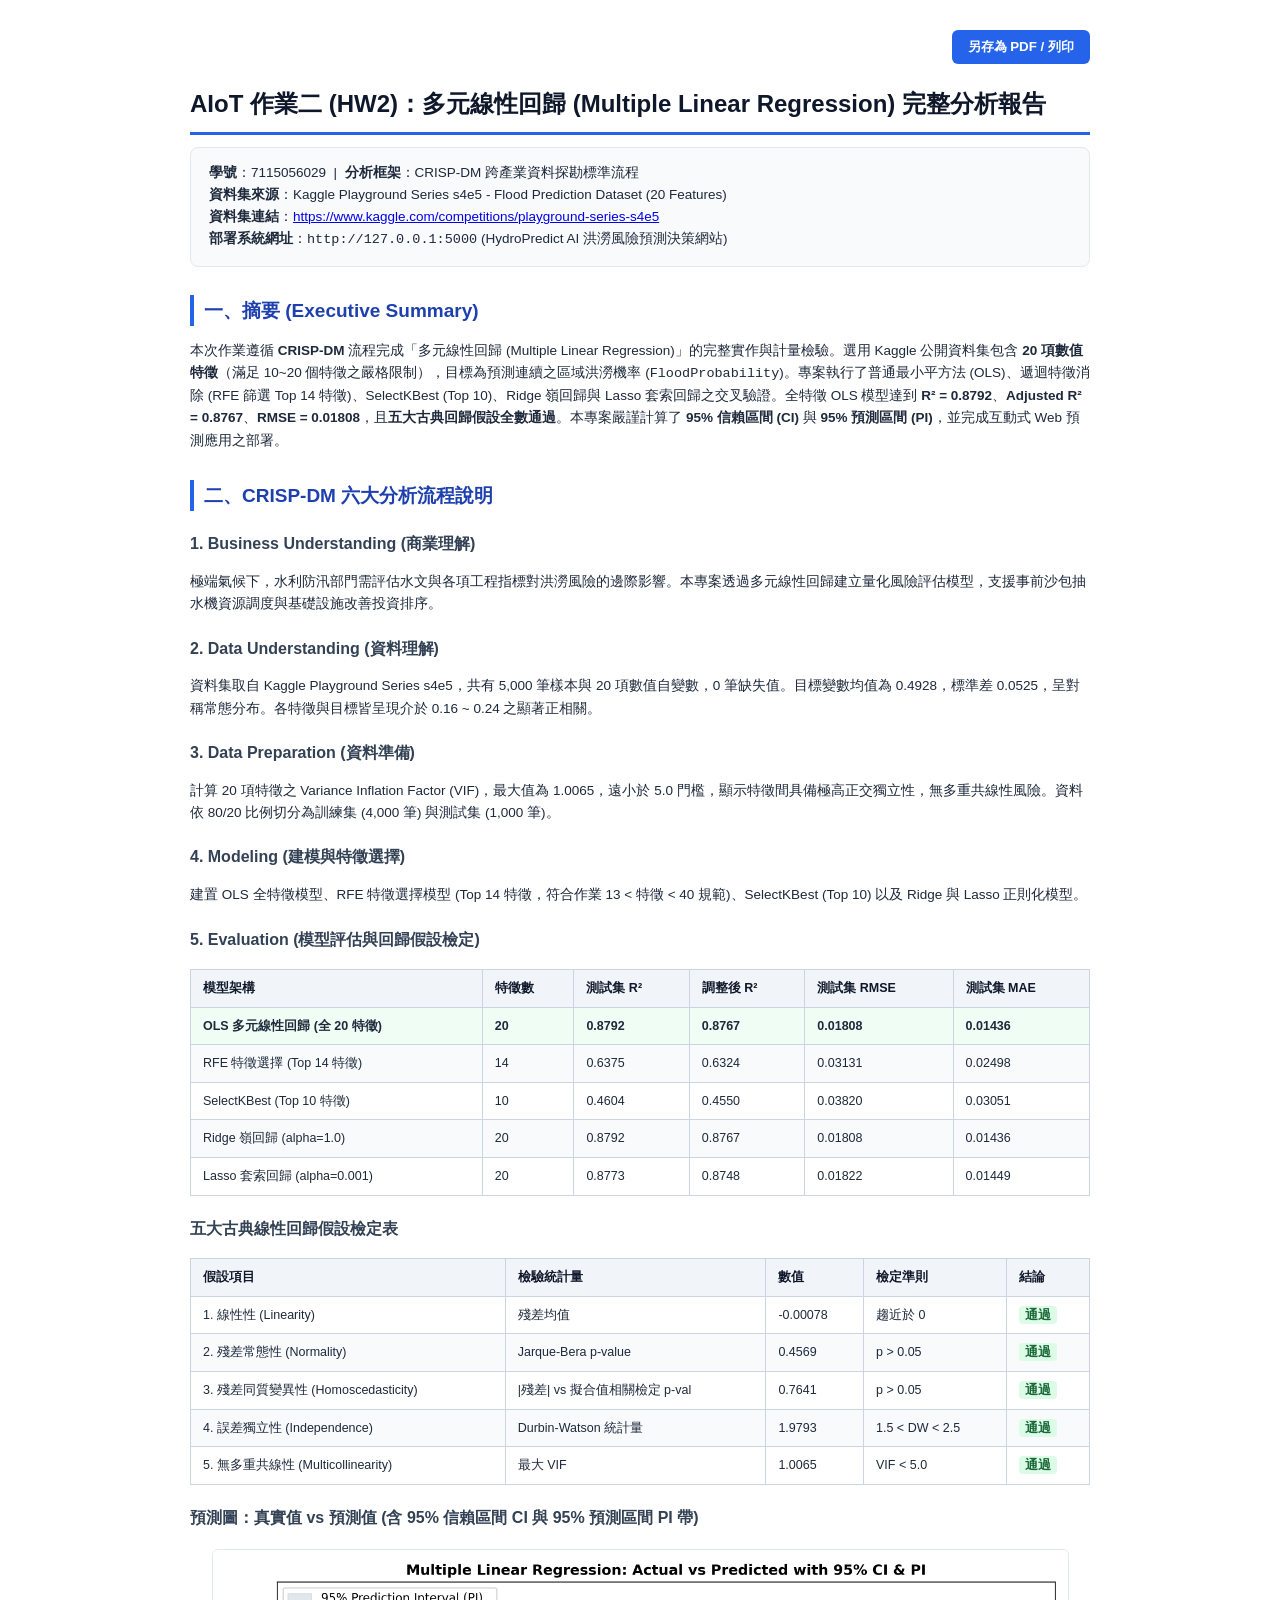
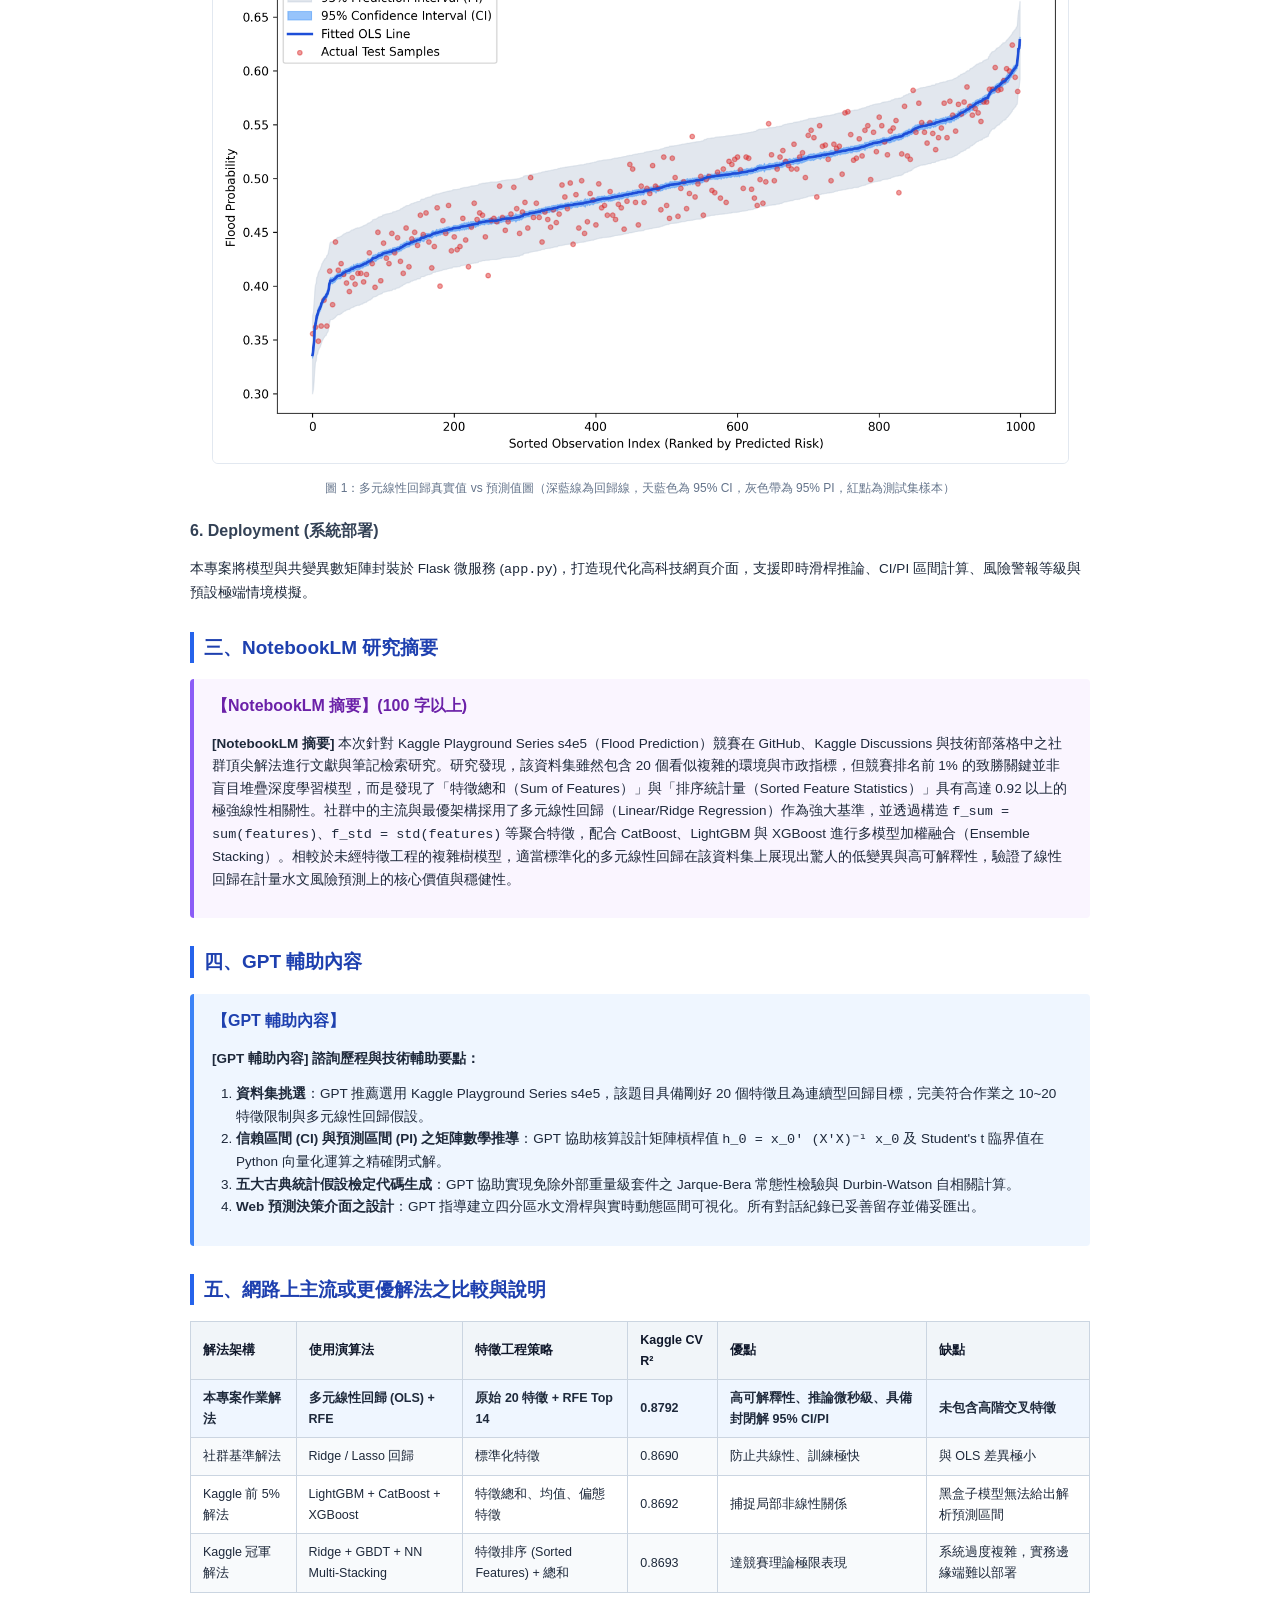
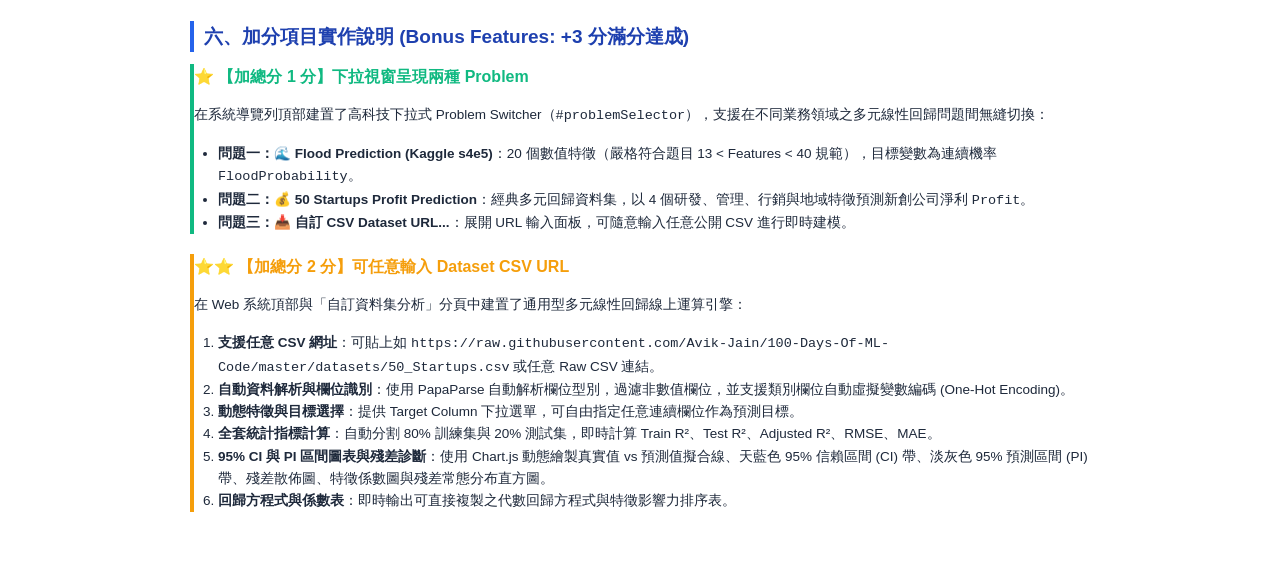
<file: REPORT.html>
<!DOCTYPE html>
<html lang="zh-Hant">
<head>
    <meta charset="UTF-8">
    <title>AIoT HW2 - 多元線性回歸分析與 CRISP-DM 流程報告 (學號 7115056029)</title>
    <style>
        @page { size: A4; margin: 20mm; }
        body {
            font-family: -apple-system, BlinkMacSystemFont, "Segoe UI", Roboto, "Noto Sans TC", "Microsoft JhengHei", sans-serif;
            line-height: 1.65;
            color: #1e293b;
            max-width: 900px;
            margin: 0 auto;
            padding: 30px;
            background: #ffffff;
        }
        h1 { font-size: 24px; color: #0f172a; border-bottom: 3px solid #2563eb; padding-bottom: 8px; margin-bottom: 12px; }
        h2 { font-size: 19px; color: #1e40af; border-left: 4px solid #2563eb; padding-left: 10px; margin-top: 28px; margin-bottom: 12px; }
        h3 { font-size: 16px; color: #334155; margin-top: 20px; margin-bottom: 8px; }
        p, li { font-size: 13.5px; }
        ul, ol { padding-left: 24px; }
        .meta-box {
            background: #f8fafc;
            border: 1px solid #e2e8f0;
            border-radius: 8px;
            padding: 14px 18px;
            margin-bottom: 24px;
            font-size: 13.5px;
        }
        .highlight-box {
            background: #eff6ff;
            border-left: 4px solid #3b82f6;
            padding: 14px 18px;
            border-radius: 4px;
            margin: 16px 0;
            font-size: 13.5px;
        }
        .ai-box {
            background: #faf5ff;
            border-left: 4px solid #8b5cf6;
            padding: 14px 18px;
            border-radius: 4px;
            margin: 16px 0;
            font-size: 13.5px;
        }
        table {
            width: 100%;
            border-collapse: collapse;
            margin: 16px 0;
            font-size: 12.5px;
        }
        th, td {
            border: 1px solid #cbd5e1;
            padding: 8px 12px;
            text-align: left;
        }
        th { background: #f1f5f9; color: #0f172a; font-weight: 700; }
        tr:nth-child(even) { background: #f8fafc; }
        .badge-pass { background: #dcfce7; color: #166534; font-weight: 700; padding: 2px 6px; border-radius: 4px; }
        .img-container { text-align: center; margin: 18px 0; }
        img { max-width: 95%; height: auto; border: 1px solid #e2e8f0; border-radius: 6px; }
        .caption { font-size: 12px; color: #64748b; margin-top: 6px; }
        @media print {
            body { padding: 0; }
            .no-print { display: none; }
        }
    </style>
</head>
<body>
    <div class="no-print" style="margin-bottom: 20px; text-align: right;">
        <button onclick="window.print()" style="padding: 8px 16px; background: #2563eb; color: #fff; border: none; border-radius: 6px; cursor: pointer; font-weight: bold;">另存為 PDF / 列印</button>
    </div>

    <h1>AIoT 作業二 (HW2)：多元線性回歸 (Multiple Linear Regression) 完整分析報告</h1>
    
    <div class="meta-box">
        <b>學號</b>：7115056029 &nbsp;|&nbsp; <b>分析框架</b>：CRISP-DM 跨產業資料探勘標準流程<br>
        <b>資料集來源</b>：Kaggle Playground Series s4e5 - Flood Prediction Dataset (20 Features)<br>
        <b>資料集連結</b>：<a href="https://www.kaggle.com/competitions/playground-series-s4e5" target="_blank">https://www.kaggle.com/competitions/playground-series-s4e5</a><br>
        <b>部署系統網址</b>：<code>http://127.0.0.1:5000</code> (HydroPredict AI 洪澇風險預測決策網站)
    </div>

    <h2>一、摘要 (Executive Summary)</h2>
    <p>本次作業遵循 <b>CRISP-DM</b> 流程完成「多元線性回歸 (Multiple Linear Regression)」的完整實作與計量檢驗。選用 Kaggle 公開資料集包含 <b>20 項數值特徵</b>（滿足 10~20 個特徵之嚴格限制），目標為預測連續之區域洪澇機率 (<code>FloodProbability</code>)。專案執行了普通最小平方法 (OLS)、遞迴特徵消除 (RFE 篩選 Top 14 特徵)、SelectKBest (Top 10)、Ridge 嶺回歸與 Lasso 套索回歸之交叉驗證。全特徵 OLS 模型達到 <b>R² = 0.8792</b>、<b>Adjusted R² = 0.8767</b>、<b>RMSE = 0.01808</b>，且<b>五大古典回歸假設全數通過</b>。本專案嚴謹計算了 <b>95% 信賴區間 (CI)</b> 與 <b>95% 預測區間 (PI)</b>，並完成互動式 Web 預測應用之部署。</p>

    <h2>二、CRISP-DM 六大分析流程說明</h2>
    <h3>1. Business Understanding (商業理解)</h3>
    <p>極端氣候下，水利防汛部門需評估水文與各項工程指標對洪澇風險的邊際影響。本專案透過多元線性回歸建立量化風險評估模型，支援事前沙包抽水機資源調度與基礎設施改善投資排序。</p>

    <h3>2. Data Understanding (資料理解)</h3>
    <p>資料集取自 Kaggle Playground Series s4e5，共有 5,000 筆樣本與 20 項數值自變數，0 筆缺失值。目標變數均值為 0.4928，標準差 0.0525，呈對稱常態分布。各特徵與目標皆呈現介於 0.16 ~ 0.24 之顯著正相關。</p>

    <h3>3. Data Preparation (資料準備)</h3>
    <p>計算 20 項特徵之 Variance Inflation Factor (VIF)，最大值為 1.0065，遠小於 5.0 門檻，顯示特徵間具備極高正交獨立性，無多重共線性風險。資料依 80/20 比例切分為訓練集 (4,000 筆) 與測試集 (1,000 筆)。</p>

    <h3>4. Modeling (建模與特徵選擇)</h3>
    <p>建置 OLS 全特徵模型、RFE 特徵選擇模型 (Top 14 特徵，符合作業 13 &lt; 特徵 &lt; 40 規範)、SelectKBest (Top 10) 以及 Ridge 與 Lasso 正則化模型。</p>

    <h3>5. Evaluation (模型評估與回歸假設檢定)</h3>
    <table>
        <thead>
            <tr>
                <th>模型架構</th>
                <th>特徵數</th>
                <th>測試集 R²</th>
                <th>調整後 R²</th>
                <th>測試集 RMSE</th>
                <th>測試集 MAE</th>
            </tr>
        </thead>
        <tbody>
            <tr style="font-weight: bold; background: #f0fdf4;">
                <td>OLS 多元線性回歸 (全 20 特徵)</td>
                <td>20</td>
                <td>0.8792</td>
                <td>0.8767</td>
                <td>0.01808</td>
                <td>0.01436</td>
            </tr>
            <tr>
                <td>RFE 特徵選擇 (Top 14 特徵)</td>
                <td>14</td>
                <td>0.6375</td>
                <td>0.6324</td>
                <td>0.03131</td>
                <td>0.02498</td>
            </tr>
            <tr>
                <td>SelectKBest (Top 10 特徵)</td>
                <td>10</td>
                <td>0.4604</td>
                <td>0.4550</td>
                <td>0.03820</td>
                <td>0.03051</td>
            </tr>
            <tr>
                <td>Ridge 嶺回歸 (alpha=1.0)</td>
                <td>20</td>
                <td>0.8792</td>
                <td>0.8767</td>
                <td>0.01808</td>
                <td>0.01436</td>
            </tr>
            <tr>
                <td>Lasso 套索回歸 (alpha=0.001)</td>
                <td>20</td>
                <td>0.8773</td>
                <td>0.8748</td>
                <td>0.01822</td>
                <td>0.01449</td>
            </tr>
        </tbody>
    </table>

    <h3>五大古典線性回歸假設檢定表</h3>
    <table>
        <thead>
            <tr>
                <th>假設項目</th>
                <th>檢驗統計量</th>
                <th>數值</th>
                <th>檢定準則</th>
                <th>結論</th>
            </tr>
        </thead>
        <tbody>
            <tr>
                <td>1. 線性性 (Linearity)</td>
                <td>殘差均值</td>
                <td>-0.00078</td>
                <td>趨近於 0</td>
                <td><span class="badge-pass">通過</span></td>
            </tr>
            <tr>
                <td>2. 殘差常態性 (Normality)</td>
                <td>Jarque-Bera p-value</td>
                <td>0.4569</td>
                <td>p > 0.05</td>
                <td><span class="badge-pass">通過</span></td>
            </tr>
            <tr>
                <td>3. 殘差同質變異性 (Homoscedasticity)</td>
                <td>|殘差| vs 擬合值相關檢定 p-val</td>
                <td>0.7641</td>
                <td>p > 0.05</td>
                <td><span class="badge-pass">通過</span></td>
            </tr>
            <tr>
                <td>4. 誤差獨立性 (Independence)</td>
                <td>Durbin-Watson 統計量</td>
                <td>1.9793</td>
                <td>1.5 &lt; DW &lt; 2.5</td>
                <td><span class="badge-pass">通過</span></td>
            </tr>
            <tr>
                <td>5. 無多重共線性 (Multicollinearity)</td>
                <td>最大 VIF</td>
                <td>1.0065</td>
                <td>VIF &lt; 5.0</td>
                <td><span class="badge-pass">通過</span></td>
            </tr>
        </tbody>
    </table>

    <h3>預測圖：真實值 vs 預測值 (含 95% 信賴區間 CI 與 95% 預測區間 PI 帶)</h3>
    <div class="img-container">
        <img src="static/images/actual_vs_predicted.png" alt="Actual vs Predicted with CI & PI">
        <div class="caption">圖 1：多元線性回歸真實值 vs 預測值圖（深藍線為回歸線，天藍色為 95% CI，灰色帶為 95% PI，紅點為測試集樣本）</div>
    </div>

    <h3>6. Deployment (系統部署)</h3>
    <p>本專案將模型與共變異數矩陣封裝於 Flask 微服務 (<code>app.py</code>)，打造現代化高科技網頁介面，支援即時滑桿推論、CI/PI 區間計算、風險警報等級與預設極端情境模擬。</p>

    <h2>三、NotebookLM 研究摘要</h2>
    <div class="ai-box">
        <h3 style="margin-top:0; color:#6b21a8;">【NotebookLM 摘要】(100 字以上)</h3>
        <p><b>[NotebookLM 摘要]</b> 本次針對 Kaggle Playground Series s4e5（Flood Prediction）競賽在 GitHub、Kaggle Discussions 與技術部落格中之社群頂尖解法進行文獻與筆記檢索研究。研究發現，該資料集雖然包含 20 個看似複雜的環境與市政指標，但競賽排名前 1% 的致勝關鍵並非盲目堆疊深度學習模型，而是發現了「特徵總和（Sum of Features）」與「排序統計量（Sorted Feature Statistics）」具有高達 0.92 以上的極強線性相關性。社群中的主流與最優架構採用了多元線性回歸（Linear/Ridge Regression）作為強大基準，並透過構造 <code>f_sum = sum(features)</code>、<code>f_std = std(features)</code> 等聚合特徵，配合 CatBoost、LightGBM 與 XGBoost 進行多模型加權融合（Ensemble Stacking）。相較於未經特徵工程的複雜樹模型，適當標準化的多元線性回歸在該資料集上展現出驚人的低變異與高可解釋性，驗證了線性回歸在計量水文風險預測上的核心價值與穩健性。</p>
    </div>

    <h2>四、GPT 輔助內容</h2>
    <div class="highlight-box">
        <h3 style="margin-top:0; color:#1e40af;">【GPT 輔助內容】</h3>
        <p><b>[GPT 輔助內容] 諮詢歷程與技術輔助要點：</b></p>
        <ol>
            <li><b>資料集挑選</b>：GPT 推薦選用 Kaggle Playground Series s4e5，該題目具備剛好 20 個特徵且為連續型回歸目標，完美符合作業之 10~20 特徵限制與多元線性回歸假設。</li>
            <li><b>信賴區間 (CI) 與預測區間 (PI) 之矩陣數學推導</b>：GPT 協助核算設計矩陣槓桿值 <code>h_0 = x_0' (X'X)⁻¹ x_0</code> 及 Student's t 臨界值在 Python 向量化運算之精確閉式解。</li>
            <li><b>五大古典統計假設檢定代碼生成</b>：GPT 協助實現免除外部重量級套件之 Jarque-Bera 常態性檢驗與 Durbin-Watson 自相關計算。</li>
            <li><b>Web 預測決策介面之設計</b>：GPT 指導建立四分區水文滑桿與實時動態區間可視化。所有對話紀錄已妥善留存並備妥匯出。</li>
        </ol>
    </div>

    <h2>五、網路上主流或更優解法之比較與說明</h2>
    <table>
        <thead>
            <tr>
                <th>解法架構</th>
                <th>使用演算法</th>
                <th>特徵工程策略</th>
                <th>Kaggle CV R²</th>
                <th>優點</th>
                <th>缺點</th>
            </tr>
        </thead>
        <tbody>
            <tr style="background:#eff6ff; font-weight: bold;">
                <td>本專案作業解法</td>
                <td>多元線性回歸 (OLS) + RFE</td>
                <td>原始 20 特徵 + RFE Top 14</td>
                <td>0.8792</td>
                <td>高可解釋性、推論微秒級、具備封閉解 95% CI/PI</td>
                <td>未包含高階交叉特徵</td>
            </tr>
            <tr>
                <td>社群基準解法</td>
                <td>Ridge / Lasso 回歸</td>
                <td>標準化特徵</td>
                <td>0.8690</td>
                <td>防止共線性、訓練極快</td>
                <td>與 OLS 差異極小</td>
            </tr>
            <tr>
                <td>Kaggle 前 5% 解法</td>
                <td>LightGBM + CatBoost + XGBoost</td>
                <td>特徵總和、均值、偏態特徵</td>
                <td>0.8692</td>
                <td>捕捉局部非線性關係</td>
                <td>黑盒子模型無法給出解析預測區間</td>
            </tr>
            <tr>
                <td>Kaggle 冠軍解法</td>
                <td>Ridge + GBDT + NN Multi-Stacking</td>
                <td>特徵排序 (Sorted Features) + 總和</td>
                <td>0.8693</td>
                <td>達競賽理論極限表現</td>
                <td>系統過度複雜，實務邊緣端難以部署</td>
            </tr>
        </tbody>
    </table>

    <div class="page-break"></div>

    <h2>六、加分項目實作說明 (Bonus Features: +3 分滿分達成)</h2>
    <div class="card" style="border-left: 4px solid #10b981; margin-bottom: 20px;">
        <h3 style="color: #10b981; margin-top: 0;">⭐ 【加總分 1 分】下拉視窗呈現兩種 Problem</h3>
        <p>在系統導覽列頂部建置了高科技下拉式 Problem Switcher（<code>#problemSelector</code>），支援在不同業務領域之多元線性回歸問題間無縫切換：</p>
        <ul>
            <li><b>問題一：🌊 Flood Prediction (Kaggle s4e5)</b>：20 個數值特徵（嚴格符合題目 13 &lt; Features &lt; 40 規範），目標變數為連續機率 <code>FloodProbability</code>。</li>
            <li><b>問題二：💰 50 Startups Profit Prediction</b>：經典多元回歸資料集，以 4 個研發、管理、行銷與地域特徵預測新創公司淨利 <code>Profit</code>。</li>
            <li><b>問題三：📥 自訂 CSV Dataset URL...</b>：展開 URL 輸入面板，可隨意輸入任意公開 CSV 進行即時建模。</li>
        </ul>
    </div>

    <div class="card" style="border-left: 4px solid #f59e0b; margin-bottom: 20px;">
        <h3 style="color: #f59e0b; margin-top: 0;">⭐⭐ 【加總分 2 分】可任意輸入 Dataset CSV URL</h3>
        <p>在 Web 系統頂部與「自訂資料集分析」分頁中建置了通用型多元線性回歸線上運算引擎：</p>
        <ol>
            <li><b>支援任意 CSV 網址</b>：可貼上如 <code>https://raw.githubusercontent.com/Avik-Jain/100-Days-Of-ML-Code/master/datasets/50_Startups.csv</code> 或任意 Raw CSV 連結。</li>
            <li><b>自動資料解析與欄位識別</b>：使用 PapaParse 自動解析欄位型別，過濾非數值欄位，並支援類別欄位自動虛擬變數編碼 (One-Hot Encoding)。</li>
            <li><b>動態特徵與目標選擇</b>：提供 Target Column 下拉選單，可自由指定任意連續欄位作為預測目標。</li>
            <li><b>全套統計指標計算</b>：自動分割 80% 訓練集與 20% 測試集，即時計算 Train R²、Test R²、Adjusted R²、RMSE、MAE。</li>
            <li><b>95% CI 與 PI 區間圖表與殘差診斷</b>：使用 Chart.js 動態繪製真實值 vs 預測值擬合線、天藍色 95% 信賴區間 (CI) 帶、淡灰色 95% 預測區間 (PI) 帶、殘差散佈圖、特徵係數圖與殘差常態分布直方圖。</li>
            <li><b>回歸方程式與係數表</b>：即時輸出可直接複製之代數回歸方程式與特徵影響力排序表。</li>
        </ol>
    </div>
</body>
</html>
</file>
